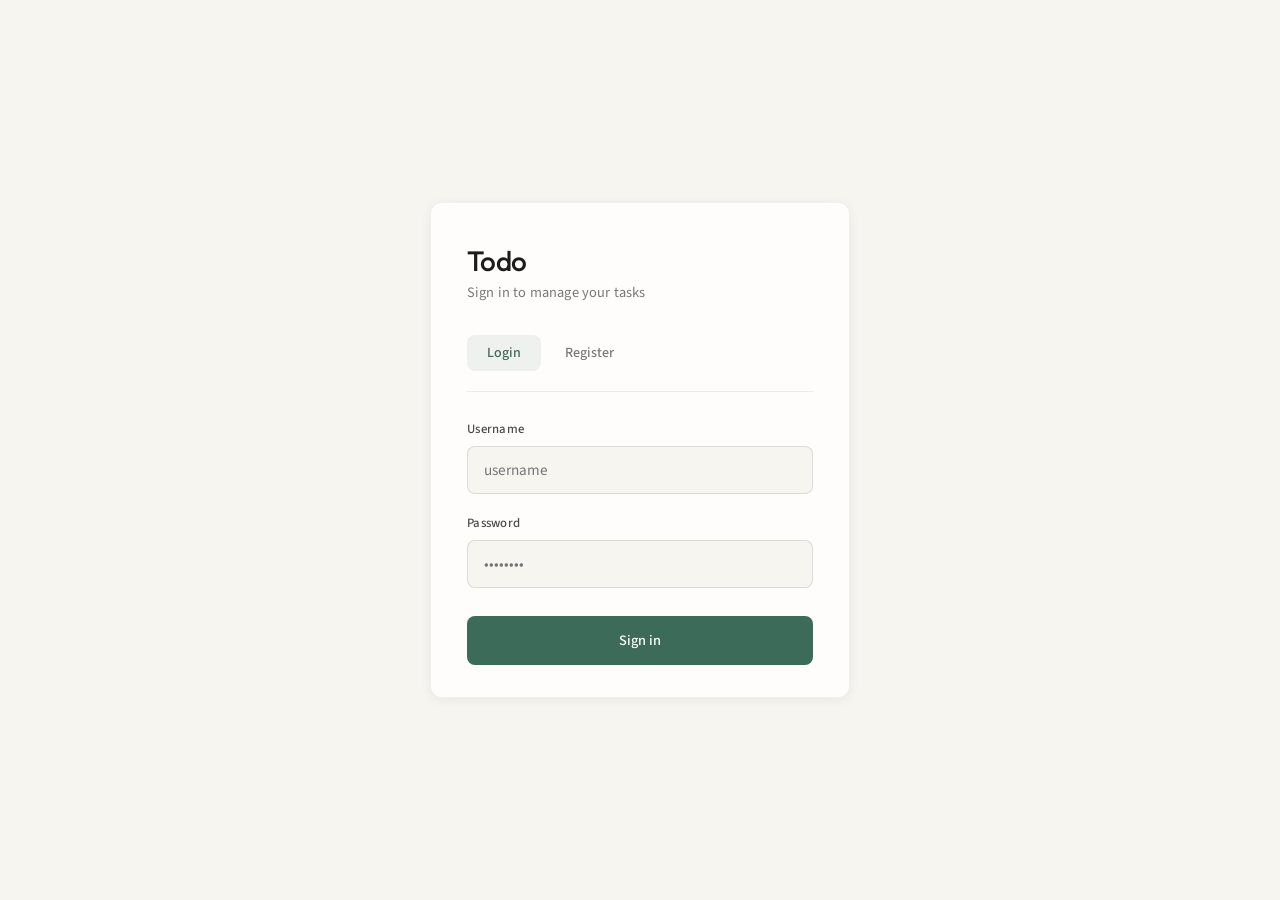
<file: app/static/index.html>
<!doctype html>
<html lang="en">
  <head>
    <meta charset="UTF-8" />
    <meta name="viewport" content="width=device-width, initial-scale=1.0" />
    <title>Todo App</title>
    <link rel="preconnect" href="https://fonts.googleapis.com" />
    <link rel="preconnect" href="https://fonts.gstatic.com" crossorigin />
    <link
      href="https://fonts.googleapis.com/css2?family=Outfit:wght@300;400;500&family=Source+Sans+3:wght@400;500&display=swap"
      rel="stylesheet"
    />
    <link rel="stylesheet" href="style.css" />
  </head>
  <body>
    <div id="auth-view">
      <div class="auth-card">
        <h1>Todo</h1>
        <p class="subtitle">Sign in to manage your tasks</p>

        <div class="tabs">
          <button
            class="tab-btn active"
            id="tab-login"
            onclick="switchTab('login')"
          >
            Login
          </button>
          <button
            class="tab-btn"
            id="tab-register"
            onclick="switchTab('register')"
          >
            Register
          </button>
        </div>

        <div id="login-form">
          <div class="field">
            <label for="login-username">Username</label>
            <input
              id="login-username"
              type="text"
              placeholder="username"
              autocomplete="username"
            />
          </div>
          <div class="field">
            <label for="login-password">Password</label>
            <input
              id="login-password"
              type="password"
              placeholder="••••••••"
              autocomplete="current-password"
            />
          </div>
          <button class="btn btn-primary" id="login-btn" onclick="doLogin()">
            Sign in
          </button>
          <p class="err" id="login-err"></p>
        </div>

        <div id="register-form" class="hidden">
          <div class="field">
            <label for="reg-email">Email</label>
            <input
              id="reg-email"
              type="email"
              placeholder="you@example.com"
              autocomplete="email"
            />
          </div>
          <div class="field">
            <label for="reg-username">Username</label>
            <input
              id="reg-username"
              type="text"
              placeholder="username"
              autocomplete="username"
            />
          </div>
          <div class="field">
            <label for="reg-password">Password</label>
            <input
              id="reg-password"
              type="password"
              placeholder="••••••••"
              autocomplete="new-password"
            />
          </div>
          <button
            class="btn btn-primary"
            id="register-btn"
            onclick="doRegister()"
          >
            Create account
          </button>
          <p class="err" id="register-err"></p>
        </div>
      </div>
    </div>

    <div id="app-view" class="hidden">
      <div class="app-card">
        <div class="app-header">
          <div class="header-left">
            <h1 id="welcome-text">Welcome!</h1>
            <p class="header-datetime" id="header-datetime"></p>
          </div>
          <button class="btn-icon" onclick="doLogout()" title="Logout">
            <svg
              xmlns="http://www.w3.org/2000/svg"
              width="18"
              height="18"
              viewBox="0 0 24 24"
              fill="none"
              stroke="currentColor"
              stroke-width="2"
              stroke-linecap="round"
              stroke-linejoin="round"
            >
              <path d="M9 21H5a2 2 0 0 1-2-2V5a2 2 0 0 1 2-2h4" />
              <polyline points="16 17 21 12 16 7" />
              <line x1="21" y1="12" x2="9" y2="12" />
            </svg>
          </button>
        </div>

        <div class="add-row">
          <input
            class="add-input"
            id="new-title"
            type="text"
            placeholder="Add new task"
          />
          <button class="btn-add" onclick="doAdd()" title="Add task">+</button>
        </div>

        <div class="extras-wrapper">
          <button
            class="extras-toggle"
            id="extras-toggle"
            onclick="toggleExtras()"
          >
            <span>Options</span>
            <svg
              xmlns="http://www.w3.org/2000/svg"
              width="14"
              height="14"
              viewBox="0 0 24 24"
              fill="none"
              stroke="currentColor"
              stroke-width="2.5"
              stroke-linecap="round"
              stroke-linejoin="round"
            >
              <polyline points="6 9 12 15 18 9"></polyline>
            </svg>
          </button>

          <div class="add-extras hidden" id="add-extras">
            <div>
              <label>Priority</label>
              <select id="new-priority">
                <option value="low" selected>Low</option>
                <option value="medium">Medium</option>
                <option value="high">High</option>
              </select>
            </div>
            <div>
              <label>Due date</label>
              <input id="new-due" type="datetime-local" />
            </div>
            <div class="span-2">
              <label>Description</label>
              <input id="new-desc" type="text" placeholder="Optional note…" />
            </div>
          </div>
        </div>

        <div class="todos" id="todos">
          <div class="state-msg">Loading…</div>
        </div>
        <p class="err" id="todos-err"></p>

        <div class="app-footer">
          <p class="remaining" id="remaining"></p>
          <p class="quote" id="quote"></p>
        </div>
      </div>
    </div>

    <script src="app.js"></script>
  </body>
</html>
</file>
<file: app/static/style.css>
/* Global */

*,
*::before,
*::after {
  box-sizing: border-box;
  margin: 0;
  padding: 0;
}

:root {
  --ink: #1c1c1a;
  --ink-soft: #4a4a46;
  --ink-muted: #7a7874;
  --paper: #f7f5f0;
  --paper-card: #fefdfb;
  --paper-warm: #f0ede6;
  --accent: #3d6b5a;
  --accent-hover: #2d5546;
  --low: #4a7c6a;
  --medium: #b8860b;
  --high: #b85450;
  --radius: 12px;
  --radius-sm: 8px;
  --shadow: 0 2px 12px rgba(28, 28, 26, 0.06);
  --shadow-sm: 0 1px 4px rgba(28, 28, 26, 0.04);
}

body {
  font-family: "Source Sans 3", system-ui, sans-serif;
  background: var(--paper);
  color: var(--ink);
  min-height: 100vh;
  display: flex;
  align-items: center;
  justify-content: center;
  padding: 32px 24px;
  font-weight: 400;
  letter-spacing: 0.01em;
}

/* Auth */
#auth-view {
  width: 100%;
  max-width: 420px;
}

.auth-card {
  background: var(--paper-card);
  border-radius: var(--radius);
  padding: 40px 36px 32px;
  box-shadow: var(--shadow);
  border: 1px solid rgba(28, 28, 26, 0.06);
}

.auth-card h1 {
  font-family: "Outfit", sans-serif;
  font-size: 1.75rem;
  font-weight: 500;
  letter-spacing: -0.02em;
  margin-bottom: 4px;
  color: var(--ink);
}

.auth-card .subtitle {
  color: var(--ink-muted);
  font-size: 0.9rem;
  font-weight: 400;
  margin-bottom: 32px;
}

.tabs {
  display: flex;
  gap: 4px;
  margin-bottom: 28px;
  padding-bottom: 20px;
  border-bottom: 1px solid rgba(28, 28, 26, 0.08);
}

.tab-btn {
  background: none;
  border: none;
  padding: 8px 20px;
  font-family: inherit;
  font-size: 0.875rem;
  font-weight: 500;
  color: var(--ink-muted);
  cursor: pointer;
  border-radius: var(--radius-sm);
  transition:
    color 0.2s,
    background 0.2s;
}

.tab-btn:hover {
  color: var(--ink-soft);
  background: rgba(28, 28, 26, 0.04);
}

.tab-btn.active {
  color: var(--accent);
  background: rgba(61, 107, 90, 0.08);
}

.field {
  margin-bottom: 20px;
}

label {
  display: block;
  font-size: 0.8rem;
  font-weight: 500;
  margin-bottom: 8px;
  color: var(--ink-soft);
  letter-spacing: 0.02em;
}

input[type="text"],
input[type="email"],
input[type="password"],
input[type="datetime-local"],
select {
  width: 100%;
  padding: 12px 16px;
  border: 1px solid rgba(28, 28, 26, 0.12);
  border-radius: var(--radius-sm);
  font-family: inherit;
  font-size: 0.95rem;
  background: var(--paper);
  color: var(--ink);
  outline: none;
  transition: border-color 0.2s;
}

input:focus,
select:focus {
  border-color: var(--accent);
}

/* Buttons */
.btn {
  display: inline-flex;
  align-items: center;
  justify-content: center;
  padding: 12px 24px;
  border-radius: var(--radius-sm);
  border: none;
  font-family: inherit;
  font-size: 0.9rem;
  font-weight: 500;
  cursor: pointer;
  transition:
    opacity 0.2s,
    transform 0.15s;
}

.btn:hover {
  opacity: 0.9;
}
.btn:active {
  transform: scale(0.98);
}
.btn:disabled {
  opacity: 0.5;
  cursor: not-allowed;
}

.btn-primary {
  background: var(--accent);
  color: #fff;
  width: 100%;
  margin-top: 8px;
  padding: 14px 24px;
}

.btn-primary:hover {
  background: var(--accent-hover);
}

.btn-icon {
  background: var(--paper);
  border: 1px solid rgba(28, 28, 26, 0.1);
  color: var(--ink-muted);
  width: 38px;
  height: 38px;
  border-radius: 50%;
  display: flex;
  align-items: center;
  justify-content: center;
  cursor: pointer;
  transition:
    color 0.2s,
    border-color 0.2s,
    background 0.2s;
  flex-shrink: 0;
}

.btn-icon:hover {
  color: var(--accent);
  border-color: var(--accent);
  background: rgba(61, 107, 90, 0.06);
}

.btn-add {
  width: 48px;
  height: 48px;
  border-radius: 50%;
  background: var(--accent);
  color: #fff;
  border: none;
  font-size: 1.5rem;
  font-weight: 300;
  line-height: 1;
  cursor: pointer;
  flex-shrink: 0;
  display: flex;
  align-items: center;
  justify-content: center;
  transition:
    opacity 0.2s,
    transform 0.15s;
}

.btn-add:hover {
  opacity: 0.9;
  transform: scale(1.02);
}

.btn-del {
  background: none;
  border: none;
  color: var(--ink-muted);
  cursor: pointer;
  font-size: 1.1rem;
  line-height: 1;
  padding: 6px 10px;
  border-radius: var(--radius-sm);
  flex-shrink: 0;
  transition:
    color 0.2s,
    background 0.2s;
}

.btn-del:hover {
  color: var(--high);
  background: rgba(184, 84, 80, 0.08);
}

.err {
  color: var(--high);
  font-size: 0.8rem;
  margin-top: 10px;
  margin-bottom: 0;
  text-align: center;
  min-height: 1.25rem;
  line-height: 1.4;
}

.err:empty {
  margin-top: 0;
  min-height: 0;
  overflow: hidden;
}

/* App */
#app-view {
  width: 100%;
  max-width: 560px;
}

.app-card {
  background: var(--paper-card);
  border-radius: var(--radius);
  padding: 36px 32px 28px;
  box-shadow: var(--shadow);
  border: 1px solid rgba(28, 28, 26, 0.06);
}

.app-header {
  display: flex;
  align-items: flex-start;
  justify-content: space-between;
  margin-bottom: 32px;
  padding-bottom: 24px;
  border-bottom: 1px solid rgba(28, 28, 26, 0.08);
}

.header-left {
  display: flex;
  flex-direction: column;
  gap: 4px;
}

.app-header h1 {
  font-family: "Outfit", sans-serif;
  font-size: 1.5rem;
  font-weight: 500;
  letter-spacing: -0.02em;
  line-height: 1.2;
  color: var(--ink);
}

.header-datetime {
  font-size: 0.85rem;
  color: var(--ink-muted);
  font-weight: 400;
}

.add-row {
  display: flex;
  gap: 12px;
  margin-bottom: 16px;
}

.add-input {
  flex: 1;
  padding: 14px 18px;
  border: 1px solid rgba(28, 28, 26, 0.12);
  border-radius: var(--radius-sm);
  font-family: inherit;
  font-size: 0.95rem;
  background: var(--paper);
  color: var(--ink);
  outline: none;
  transition: border-color 0.2s;
}

.add-input:focus {
  border-color: var(--accent);
}

.add-input::placeholder {
  color: var(--ink-muted);
}

.extras-wrapper {
  margin-bottom: 24px;
}

.extras-toggle {
  display: flex;
  align-items: center;
  justify-content: space-between;
  width: 100%;
  padding: 8px 14px;
  margin-bottom: 0;
  background: transparent;
  border: 1px solid rgba(28, 28, 26, 0.1);
  border-radius: var(--radius-sm);
  font-family: inherit;
  font-size: 0.8rem;
  color: var(--ink-muted);
  cursor: pointer;
  transition:
    background 0.15s,
    color 0.15s;
}

.extras-toggle:hover {
  background: var(--paper-warm);
  color: var(--ink);
}

.extras-toggle svg {
  transition: transform 0.2s;
  flex-shrink: 0;
}

.extras-toggle.open svg {
  transform: rotate(180deg);
}

.add-extras {
  display: grid;
  grid-template-columns: 1fr 1fr;
  gap: 14px;
  margin-top: 10px;
  margin-bottom: 0;
  padding: 20px;
  background: var(--paper-warm);
  border-radius: var(--radius-sm);
  border: 1px solid rgba(28, 28, 26, 0.06);
}

.add-extras .span-2 {
  grid-column: 1 / -1;
}

.add-extras label {
  font-size: 0.75rem;
  color: var(--ink-muted);
  margin-bottom: 8px;
  font-weight: 500;
}

.add-extras input,
.add-extras select {
  padding: 10px 14px;
  font-size: 0.875rem;
  background: var(--paper-card);
  border-radius: var(--radius-sm);
}

.todos {
  display: flex;
  flex-direction: column;
  gap: 8px;
  margin-bottom: 28px;
  min-height: 48px;
}

.todo-item {
  display: flex;
  align-items: flex-end;
  gap: 16px;
  padding: 16px 18px;
  border: 1px solid rgba(28, 28, 26, 0.08);
  border-left: 4px solid transparent;
  border-radius: var(--radius-sm);
  background: var(--paper-card);
  transition:
    opacity 0.2s,
    transform 0.15s;
}

.todo-item:hover {
  transform: translateX(2px);
}

.todo-item.pri-low {
  border-left-color: var(--low);
}
.todo-item.pri-medium {
  border-left-color: var(--medium);
}
.todo-item.pri-high {
  border-left-color: var(--high);
}
.todo-item.done {
  opacity: 0.55;
}

.todo-item.done:hover {
  transform: none;
}

.todo-check {
  width: 18px;
  height: 18px;
  flex-shrink: 0;
  cursor: pointer;
  accent-color: var(--accent);
}

.todo-body {
  flex: 1;
  min-width: 0;
}

.todo-title {
  font-size: 0.95rem;
  font-weight: 500;
  overflow: hidden;
  text-overflow: ellipsis;
  white-space: nowrap;
  color: var(--ink);
}

.todo-item.done .todo-title {
  text-decoration: line-through;
  color: var(--ink-muted);
  font-weight: 400;
}

.todo-meta {
  display: flex;
  gap: 10px;
  align-items: center;
  margin-top: 4px;
}

.todo-desc {
  font-size: 0.8rem;
  color: var(--ink-muted);
  overflow: hidden;
  text-overflow: ellipsis;
  white-space: nowrap;
  flex: 1;
}

.todo-due {
  font-size: 0.78rem;
  color: var(--ink-muted);
  flex-shrink: 0;
}

.state-msg {
  text-align: center;
  padding: 32px 24px;
  font-size: 0.9rem;
  color: var(--ink-muted);
  font-weight: 400;
}

.app-footer {
  border-top: 1px solid rgba(28, 28, 26, 0.08);
  padding-top: 20px;
}

.remaining {
  font-size: 0.9rem;
  font-weight: 500;
  margin-bottom: 8px;
  color: var(--ink-soft);
}

.quote {
  font-size: 0.85rem;
  color: var(--ink-muted);
  font-style: italic;
  line-height: 1.5;
  transition: opacity 0.5s ease;
}

.hidden {
  display: none !important;
}
</file>
